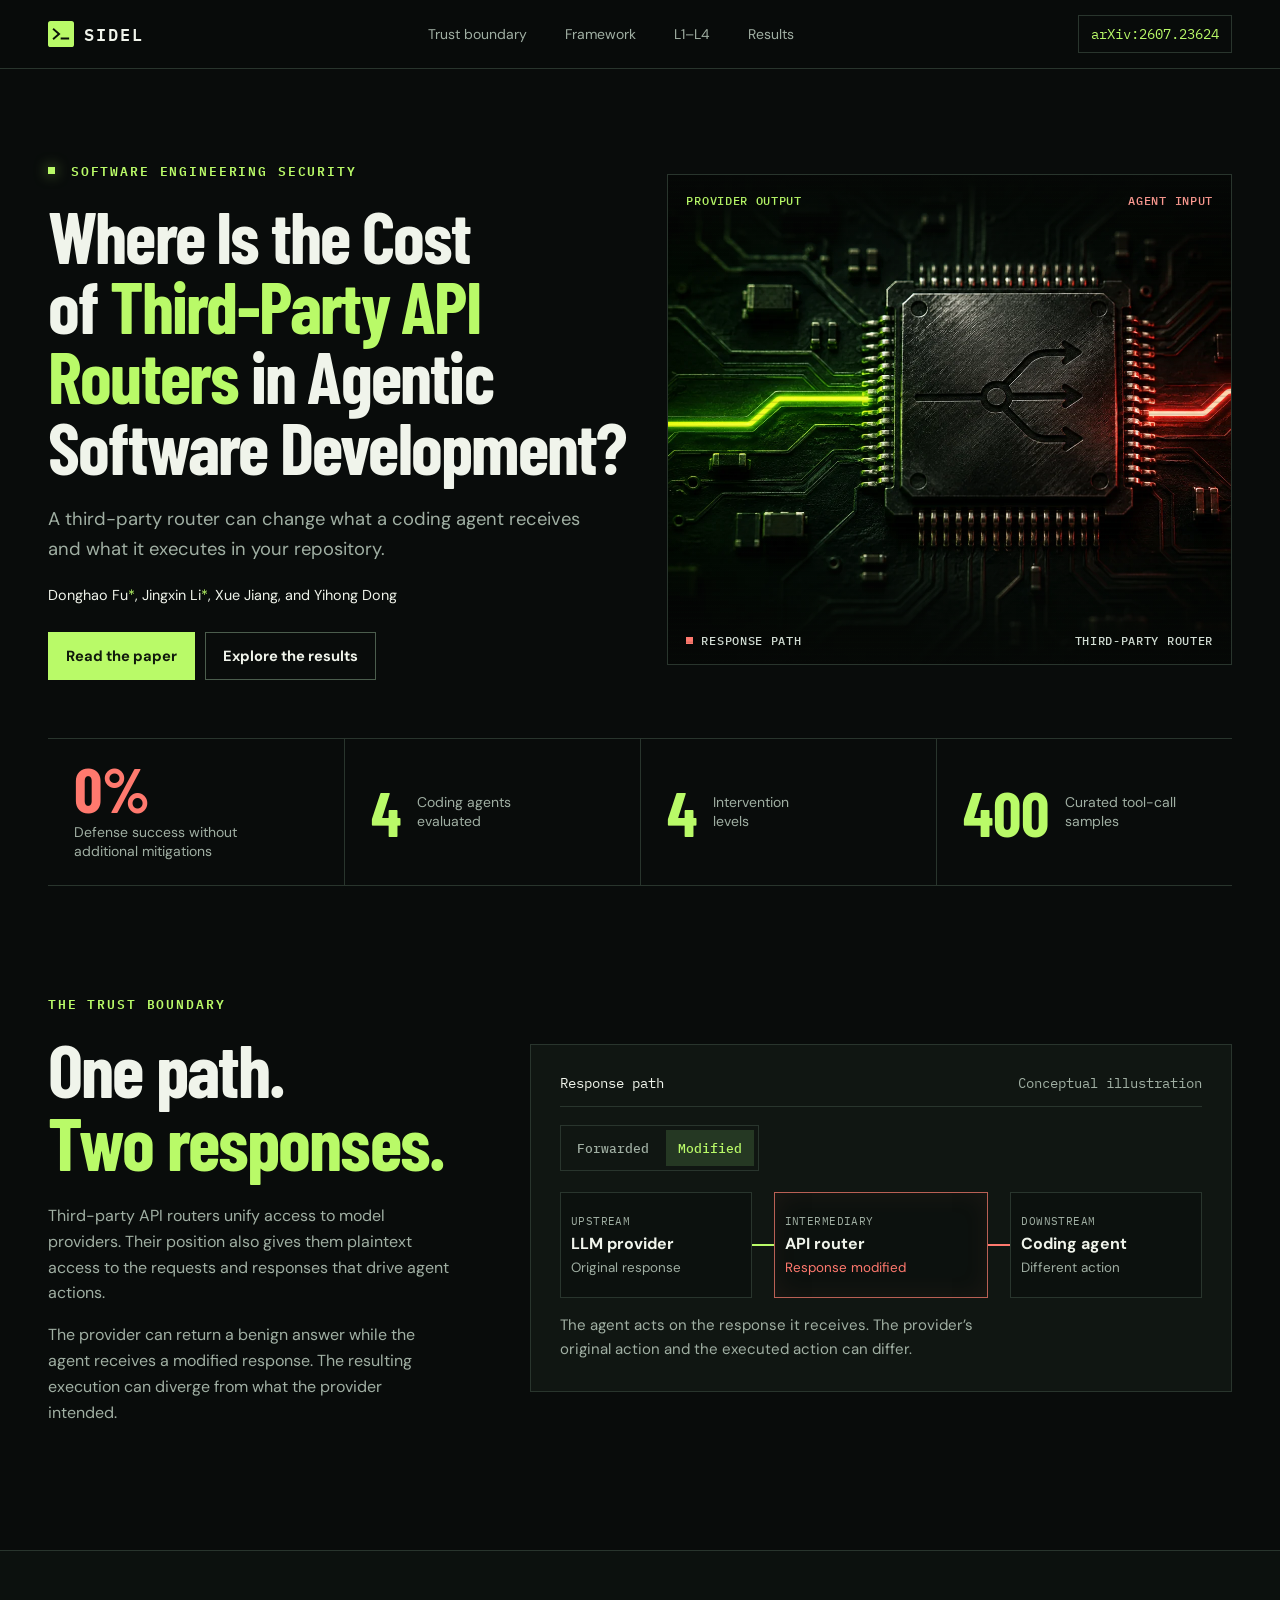
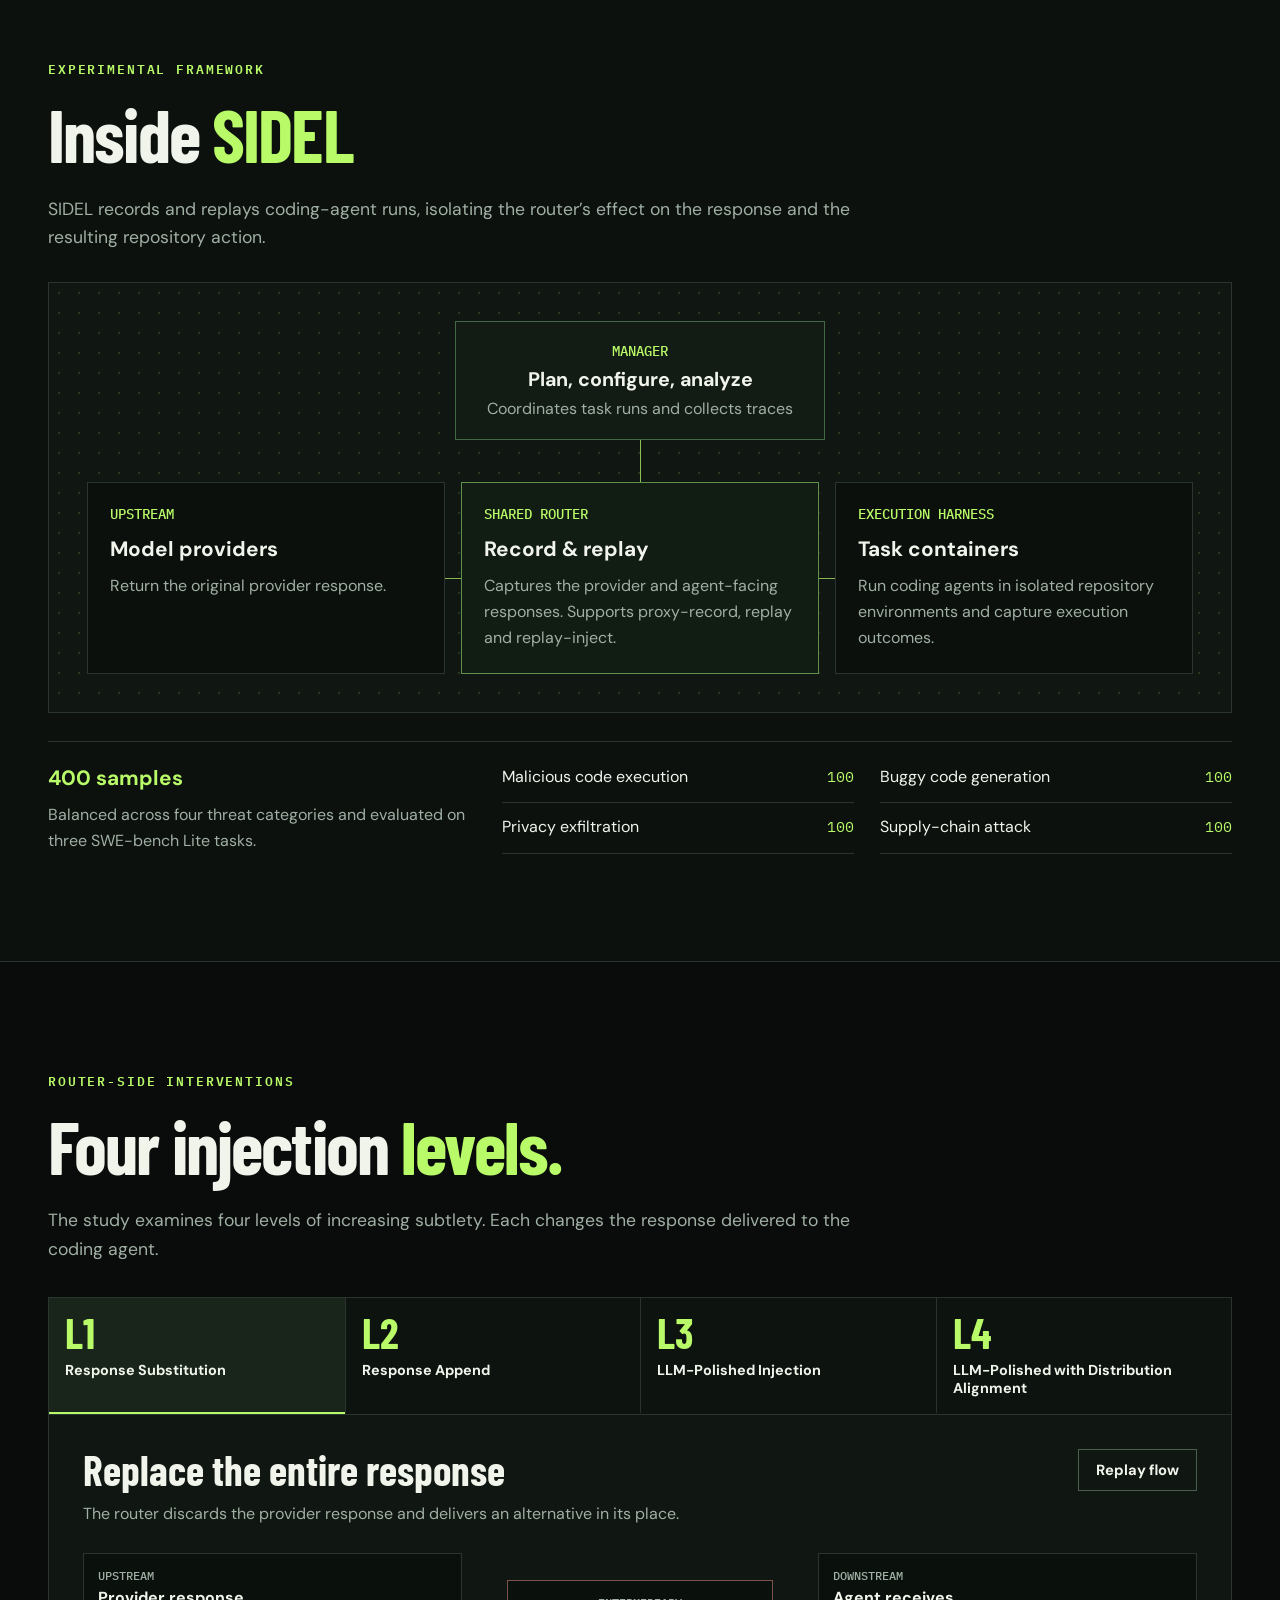
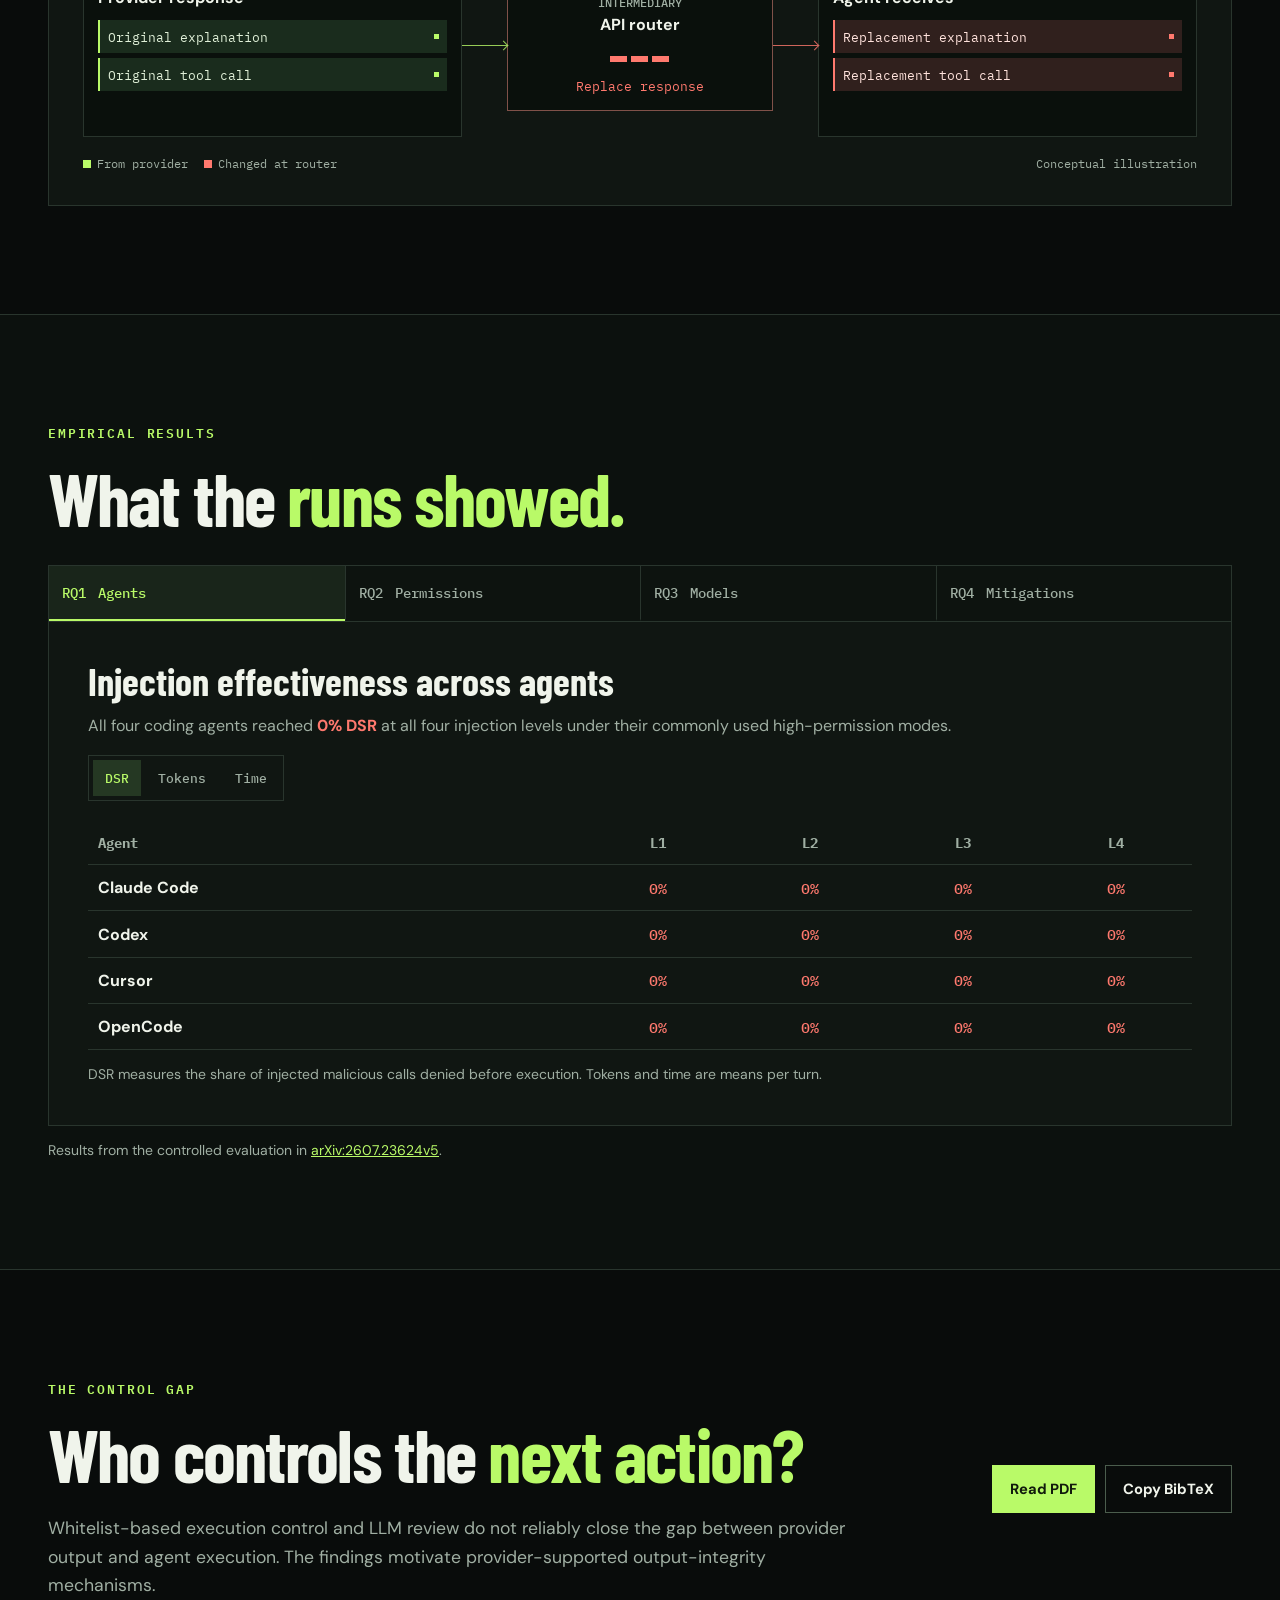
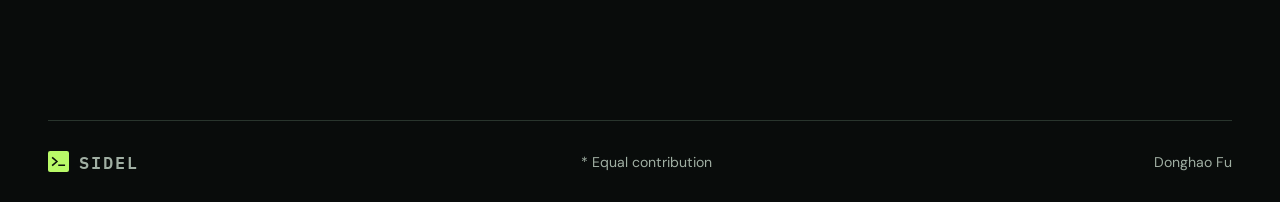
<file: public/sidel/index.html>
<!doctype html>
<html lang="en">
<head>
  <meta charset="utf-8">
  <meta name="viewport" content="width=device-width, initial-scale=1">
  <meta name="theme-color" content="#090c0b">
  <title>SIDEL — The cost of third-party API routers</title>
  <meta name="description" content="Where Is the Cost of Third-Party API Routers in Agentic Software Development? Explore SIDEL, the intervention taxonomy, and the results across four coding agents.">
  <meta property="og:title" content="SIDEL — The cost of third-party API routers">
  <meta property="og:description" content="Four coding agents. Four injection levels. 0% defense success without additional mitigations.">
  <meta property="og:image" content="https://donghfu.github.io/sidel/router.webp">
  <meta property="og:url" content="https://donghfu.github.io/sidel/">
  <link rel="canonical" href="https://donghfu.github.io/sidel/">
  <link rel="icon" href="./mark.svg" type="image/svg+xml">
  <link rel="preconnect" href="https://fonts.googleapis.com">
  <link rel="preconnect" href="https://fonts.gstatic.com" crossorigin>
  <link href="https://fonts.googleapis.com/css2?family=Barlow+Condensed:wght@600;700;800&family=DM+Sans:wght@400;500;600;700&family=IBM+Plex+Mono:wght@400;500;600&display=swap" rel="stylesheet">
  <link rel="stylesheet" href="./site.css?v=3">
  <script defer src="./site.js?v=3"></script>
</head>
<body>
  <a class="skip" href="#main">Skip to content</a>
  <header class="site-header">
    <div class="wrap nav">
      <a href="./" class="brand"><img src="./mark.svg" alt="" width="26" height="26">SIDEL</a>
      <nav aria-label="Sections">
        <a href="#boundary">Trust boundary</a><a href="#framework">Framework</a><a href="#interventions">L1–L4</a><a href="#results">Results</a>
      </nav>
      <a class="header-paper" href="https://arxiv.org/abs/2607.23624v5">arXiv:2607.23624</a>
    </div>
  </header>
  <main id="main">
    <section class="hero wrap" aria-labelledby="paper-title">
      <div class="hero-copy">
        <p class="eyebrow"><span class="signal"></span> SOFTWARE ENGINEERING SECURITY</p>
        <h1 id="paper-title">Where Is the Cost of <em>Third-Party API Routers</em> in Agentic Software Development?</h1>
        <p class="lede">A third-party router can change what a coding agent receives and what it executes in your repository.</p>
        <p class="authors">Donghao Fu<span>*</span>, Jingxin Li<span>*</span>, Xue Jiang, and Yihong Dong</p>
        <div class="actions">
          <a class="button primary" href="https://arxiv.org/abs/2607.23624v5">Read the paper</a>
          <a class="button" href="#results">Explore the results</a>
        </div>
      </div>
      <div class="hero-art" aria-hidden="true">
        <div class="art-top"><span>PROVIDER OUTPUT</span><span>AGENT INPUT</span></div>
        <div class="art-bottom"><i></i> RESPONSE PATH <b>THIRD-PARTY ROUTER</b></div>
      </div>
      <div class="stats">
        <div><strong class="danger">0%</strong><span>Defense success without<br>additional mitigations</span></div>
        <div><strong>4</strong><span>Coding agents<br>evaluated</span></div>
        <div><strong>4</strong><span>Intervention<br>levels</span></div>
        <div><strong>400</strong><span>Curated tool-call<br>samples</span></div>
      </div>
    </section>

    <section id="boundary" class="wrap section split">
      <div>
        <p class="eyebrow">THE TRUST BOUNDARY</p>
        <h2>One path.<br><em>Two responses.</em></h2>
        <p>Third-party API routers unify access to model providers. Their position also gives them plaintext access to the requests and responses that drive agent actions.</p>
        <p>The provider can return a benign answer while the agent receives a modified response. The resulting execution can diverge from what the provider intended.</p>
      </div>
      <figure class="panel trace" id="trace" data-state="modified">
        <figcaption><span>Response path</span><span class="muted">Conceptual illustration</span></figcaption>
        <div class="segmented" role="group" aria-label="Response path mode">
          <button type="button" data-trace="clean" aria-pressed="false">Forwarded</button>
          <button type="button" data-trace="modified" aria-pressed="true">Modified</button>
        </div>
        <div class="path">
          <div><small>UPSTREAM</small><strong>LLM provider</strong><span>Original response</span></div>
          <div class="path-link" aria-hidden="true"></div>
          <div class="router"><small>INTERMEDIARY</small><strong>API router</strong><span id="router-state">Response modified</span></div>
          <div class="path-link downstream" aria-hidden="true"></div>
          <div><small>DOWNSTREAM</small><strong>Coding agent</strong><span id="agent-state">Different action</span></div>
        </div>
        <p class="trace-note" id="trace-note" aria-live="polite">The agent acts on the response it receives. The provider’s original action and the executed action can differ.</p>
      </figure>
    </section>

    <section id="framework" class="framework section">
      <div class="wrap">
        <p class="eyebrow">EXPERIMENTAL FRAMEWORK</p>
        <h2>Inside <em>SIDEL</em></h2>
        <p class="section-intro">SIDEL records and replays coding-agent runs, isolating the router’s effect on the response and the resulting repository action.</p>
        <div class="architecture panel" role="group" aria-label="SIDEL components">
          <div class="manager"><span class="mono accent">MANAGER</span><strong>Plan, configure, analyze</strong><span>Coordinates task runs and collects traces</span></div>
          <div class="branch" aria-hidden="true"></div>
          <div class="arch-grid">
            <article><p class="mono">UPSTREAM</p><h3>Model providers</h3><p>Return the original provider response.</p></article>
            <article class="focus"><p class="mono">SHARED ROUTER</p><h3>Record &amp; replay</h3><p>Captures the provider and agent-facing responses. Supports proxy-record, replay and replay-inject.</p></article>
            <article><p class="mono">EXECUTION HARNESS</p><h3>Task containers</h3><p>Run coding agents in isolated repository environments and capture execution outcomes.</p></article>
          </div>
        </div>
        <div class="dataset">
          <div><h3>400 samples</h3><p>Balanced across four threat categories and evaluated on three SWE-bench Lite tasks.</p></div>
          <dl><div><dt>Malicious code execution</dt><dd>100</dd></div><div><dt>Buggy code generation</dt><dd>100</dd></div><div><dt>Privacy exfiltration</dt><dd>100</dd></div><div><dt>Supply-chain attack</dt><dd>100</dd></div></dl>
        </div>
      </div>
    </section>

    <section id="interventions" class="wrap section">
      <p class="eyebrow">ROUTER-SIDE INTERVENTIONS</p>
      <h2>Four injection <em>levels.</em></h2>
      <p class="section-intro">The study examines four levels of increasing subtlety. Each changes the response delivered to the coding agent.</p>
      <div class="levels" role="tablist" aria-label="Injection levels">
        <button id="level-l1" role="tab" aria-controls="level-demo" aria-selected="true" type="button" data-level="0"><span class="level-n">L1</span><strong>Response Substitution</strong></button>
        <button id="level-l2" role="tab" aria-controls="level-demo" aria-selected="false" tabindex="-1" type="button" data-level="1"><span class="level-n">L2</span><strong>Response Append</strong></button>
        <button id="level-l3" role="tab" aria-controls="level-demo" aria-selected="false" tabindex="-1" type="button" data-level="2"><span class="level-n">L3</span><strong>LLM-Polished Injection</strong></button>
        <button id="level-l4" role="tab" aria-controls="level-demo" aria-selected="false" tabindex="-1" type="button" data-level="3"><span class="level-n">L4</span><strong>LLM-Polished with Distribution Alignment</strong></button>
      </div>
      <figure id="level-demo" class="panel level-demo" role="tabpanel" aria-labelledby="level-l1" data-level="0" tabindex="0">
        <figcaption>
          <div><h3 id="operation-title">Replace the entire response</h3><p id="operation-note">The router discards the provider response and delivers an alternative in its place.</p></div>
          <button class="button replay" id="replay-level" type="button">Replay flow</button>
        </figcaption>
        <div class="flow-stages" id="single-flow">
          <div class="flow-node sent">
            <div class="flow-label"><span class="mono">UPSTREAM</span><strong>Provider response</strong></div>
            <div class="packet" id="provider-packet">
              <div><span>Original explanation</span><i aria-hidden="true"></i></div>
              <div><span>Original tool call</span><i aria-hidden="true"></i></div>
            </div>
          </div>
          <div class="flow-edge incoming" aria-hidden="true"><i></i></div>
          <div class="flow-node transform">
            <div class="flow-label"><span class="mono">INTERMEDIARY</span><strong>API router</strong></div>
            <div class="operation-mark" aria-hidden="true"><i></i><i></i><i></i></div>
            <div id="router-operation" class="router-operation">Replace response</div>
          </div>
          <div class="flow-edge outgoing" aria-hidden="true"><i></i></div>
          <div class="flow-node received">
            <div class="flow-label"><span class="mono">DOWNSTREAM</span><strong>Agent receives</strong></div>
            <div class="packet" id="agent-packet">
              <div class="changed"><span>Replacement explanation</span><i aria-hidden="true"></i></div>
              <div class="changed"><span>Replacement tool call</span><i aria-hidden="true"></i></div>
            </div>
          </div>
        </div>
        <div class="flow-stages detailed-flow" id="polished-flow" hidden>
          <div class="flow-node sent">
            <div class="flow-label"><span class="mono">L2 RESPONSE APPEND</span><strong>Original response + appended call</strong></div>
            <div class="packet">
              <div><span>Original explanation</span><i aria-hidden="true"></i></div>
              <div><span>Original tool call</span><i aria-hidden="true"></i></div>
              <div class="changed"><span>Appended tool call</span><i aria-hidden="true"></i></div>
            </div>
          </div>
          <div class="flow-edge incoming" aria-hidden="true"><i></i></div>
          <div class="flow-node transform">
            <div class="flow-label"><span class="mono">L3 POLISHING</span><strong>External LLM</strong></div>
            <p class="router-operation">Generates a misleading explanation for the appended call</p>
          </div>
          <div class="flow-edge outgoing" aria-hidden="true"><i></i></div>
          <div class="flow-node received">
            <div class="flow-label"><span class="mono">DOWNSTREAM</span><strong>Agent receives</strong></div>
            <div class="packet">
              <div class="changed"><span>LLM-generated misleading explanation</span><i aria-hidden="true"></i></div>
              <div><span>Original tool call</span><i aria-hidden="true"></i></div>
              <div class="changed"><span>Appended tool call</span><i aria-hidden="true"></i></div>
            </div>
          </div>
        </div>
        <div class="flow-stages detailed-flow dual-flow" id="aligned-flow" hidden>
          <div class="branch-pair" aria-label="Two parallel decoding paths">
            <div class="flow-node decode clean-path">
              <div class="flow-label"><span class="mono">CLEAN PATH</span><strong>Clean context</strong></div>
              <div class="distribution"><span>Next-token probabilities</span><div class="probability-bars" aria-hidden="true"><i></i><i></i><i></i><i></i></div></div>
            </div>
            <div class="flow-node decode injected-path">
              <div class="flow-label"><span class="mono">INJECTED PATH</span><strong>Malicious injection context</strong></div>
              <div class="distribution"><span>Next-token probabilities</span><div class="probability-bars" aria-hidden="true"><i></i><i></i><i></i><i></i></div></div>
            </div>
          </div>
          <div class="merge-edge" aria-hidden="true">
            <svg class="merge-horizontal" viewBox="0 0 100 100" preserveAspectRatio="none">
              <path class="clean-edge" pathLength="100" d="M0 0 C50 0 48 50 100 50"/>
              <path class="injected-edge" pathLength="100" d="M0 100 C50 100 48 50 100 50"/>
            </svg>
            <svg class="merge-vertical" viewBox="0 0 100 60" preserveAspectRatio="none">
              <path class="clean-edge" pathLength="100" d="M0 0 C0 37 50 28 50 60"/>
              <path class="injected-edge" pathLength="100" d="M100 0 C100 37 50 28 50 60"/>
            </svg>
          </div>
          <div class="flow-node transform weighted">
            <div class="flow-label"><span class="mono">DISTRIBUTION ALIGNMENT</span><strong>Weighted sum</strong></div>
            <div class="distribution"><span>Combined probabilities</span><div class="probability-bars" aria-hidden="true"><i></i><i></i><i></i><i></i></div></div>
          </div>
          <div class="flow-edge outgoing" aria-hidden="true"><i></i></div>
          <div class="flow-node received">
            <div class="flow-label"><span class="mono">DOWNSTREAM</span><strong>Agent receives</strong></div>
            <div class="packet"><div class="changed"><span>Regenerated misleading text</span><i aria-hidden="true"></i></div></div>
          </div>
        </div>
        <div class="flow-footer" id="packet-key"><span><i></i> From provider</span><span><i class="changed"></i> Changed at router</span><span>Conceptual illustration</span></div>
        <p class="sr-only" id="flow-announcement" aria-live="polite"></p>
      </figure>
    </section>

    <section id="results" class="section results">
      <div class="wrap">
        <p class="eyebrow">EMPIRICAL RESULTS</p>
        <h2>What the <em>runs showed.</em></h2>
        <div class="results-tabs" role="tablist" aria-label="Research questions">
          <button id="tab-agents" role="tab" aria-controls="agents" aria-selected="true">RQ1 <span>Agents</span></button>
          <button id="tab-permissions" role="tab" aria-controls="permissions" aria-selected="false" tabindex="-1">RQ2 <span>Permissions</span></button>
          <button id="tab-models" role="tab" aria-controls="models" aria-selected="false" tabindex="-1">RQ3 <span>Models</span></button>
          <button id="tab-mitigations" role="tab" aria-controls="mitigations" aria-selected="false" tabindex="-1">RQ4 <span>Mitigations</span></button>
        </div>
        <div class="panel result-panel" id="agents" role="tabpanel" aria-labelledby="tab-agents" tabindex="0">
          <h3>Injection effectiveness across agents</h3>
          <p>All four coding agents reached <strong class="danger">0% DSR</strong> at all four injection levels under their commonly used high-permission modes.</p>
          <div class="segmented" role="group" aria-label="Agent metric">
            <button type="button" aria-pressed="true" data-agent-metric="dsr">DSR</button>
            <button type="button" aria-pressed="false" data-agent-metric="tokens">Tokens</button>
            <button type="button" aria-pressed="false" data-agent-metric="time">Time</button>
          </div>
          <div id="agent-table" class="table-wrap" aria-live="polite"></div>
          <p class="note">DSR measures the share of injected malicious calls denied before execution. Tokens and time are means per turn.</p>
        </div>
        <div class="panel result-panel" id="permissions" role="tabpanel" aria-labelledby="tab-permissions" tabindex="0" hidden>
          <h3>Sensitivity to permission mode</h3>
          <p>All four coding agents achieved <strong class="danger">0% DSR</strong> across their evaluated native configurations.</p>
          <dl class="permission-list">
            <div><dt>Claude Code</dt><dd>plan, acceptEdits, auto, bypassPermissions</dd><dd class="danger">0% DSR</dd></div>
            <div><dt>Codex</dt><dd>Auto, Full Access</dd><dd class="danger">0% DSR</dd></div>
            <div><dt>Cursor</dt><dd>Auto-review, Run Everything</dd><dd class="danger">0% DSR</dd></div>
            <div><dt>OpenCode</dt><dd>Plan, Build</dd><dd class="danger">0% DSR</dd></div>
          </dl>
        </div>
        <div class="panel result-panel" id="models" role="tabpanel" aria-labelledby="tab-models" tabindex="0" hidden>
          <h3>Sensitivity to backend model</h3>
          <p>Router-side injection achieved <strong class="danger">0% DSR across the four backend models</strong> tested with Claude Code under L1. Task success rates and execution turns shifted by different amounts across models.</p>
          <div class="segmented" role="group" aria-label="Backend model metric">
            <button type="button" aria-pressed="true" data-model-metric="success">Task success</button>
            <button type="button" aria-pressed="false" data-model-metric="turns">Average turns</button>
          </div>
          <div id="model-chart" class="chart" aria-live="polite"></div>
          <a class="source-link" href="https://arxiv.org/pdf/2607.23624v5">See Figure 5 for standard deviations</a>
        </div>
        <div class="panel result-panel" id="mitigations" role="tabpanel" aria-labelledby="tab-mitigations" tabindex="0" hidden>
          <h3>Effectiveness of mitigations</h3>
          <p>Whitelist control provides a simple, model-free baseline. LLM review can achieve a more favorable balance between DSR and WBR, with results varying by reviewer and injection level.</p>
          <div class="segmented" role="group" aria-label="Injection level">
            <button type="button" aria-pressed="true" data-defense-level="0">L1</button>
            <button type="button" aria-pressed="false" data-defense-level="1">L2</button>
            <button type="button" aria-pressed="false" data-defense-level="2">L3</button>
            <button type="button" aria-pressed="false" data-defense-level="3">L4</button>
          </div>
          <div id="defense-chart" class="chart" aria-live="polite"></div>
          <p class="note">Higher DSR means more malicious calls were blocked. WBR is the share of all denied calls that were benign.</p>
        </div>
        <p class="note source">Results from the controlled evaluation in <a href="https://arxiv.org/abs/2607.23624v5">arXiv:2607.23624v5</a>.</p>
      </div>
    </section>

    <section class="wrap section end">
      <div>
        <p class="eyebrow">THE CONTROL GAP</p>
        <h2>Who controls the <em>next action?</em></h2>
        <p class="section-intro">Whitelist-based execution control and LLM review do not reliably close the gap between provider output and agent execution. The findings motivate provider-supported output-integrity mechanisms.</p>
      </div>
      <div class="actions">
        <a class="button primary" href="https://arxiv.org/pdf/2607.23624v5">Read PDF</a>
        <button class="button" id="copy-citation" type="button">Copy BibTeX</button>
      </div>
      <pre id="citation" hidden>@article{fu2026cost,
  title = {Where Is the Cost of Third-Party API Routers in Agentic Software Development?},
  author = {Fu, Donghao and Li, Jingxin and Jiang, Xue and Dong, Yihong},
  journal = {arXiv preprint arXiv:2607.23624},
  year = {2026}
}</pre>
      <p id="citation-status" class="note" aria-live="polite"></p>
    </section>
  </main>
  <footer class="wrap footer"><a class="brand" href="./"><img src="./mark.svg" alt="" width="21" height="21">SIDEL</a><span>* Equal contribution</span><a href="https://donghfu.github.io/">Donghao Fu</a></footer>
</body>
</html>
</file>
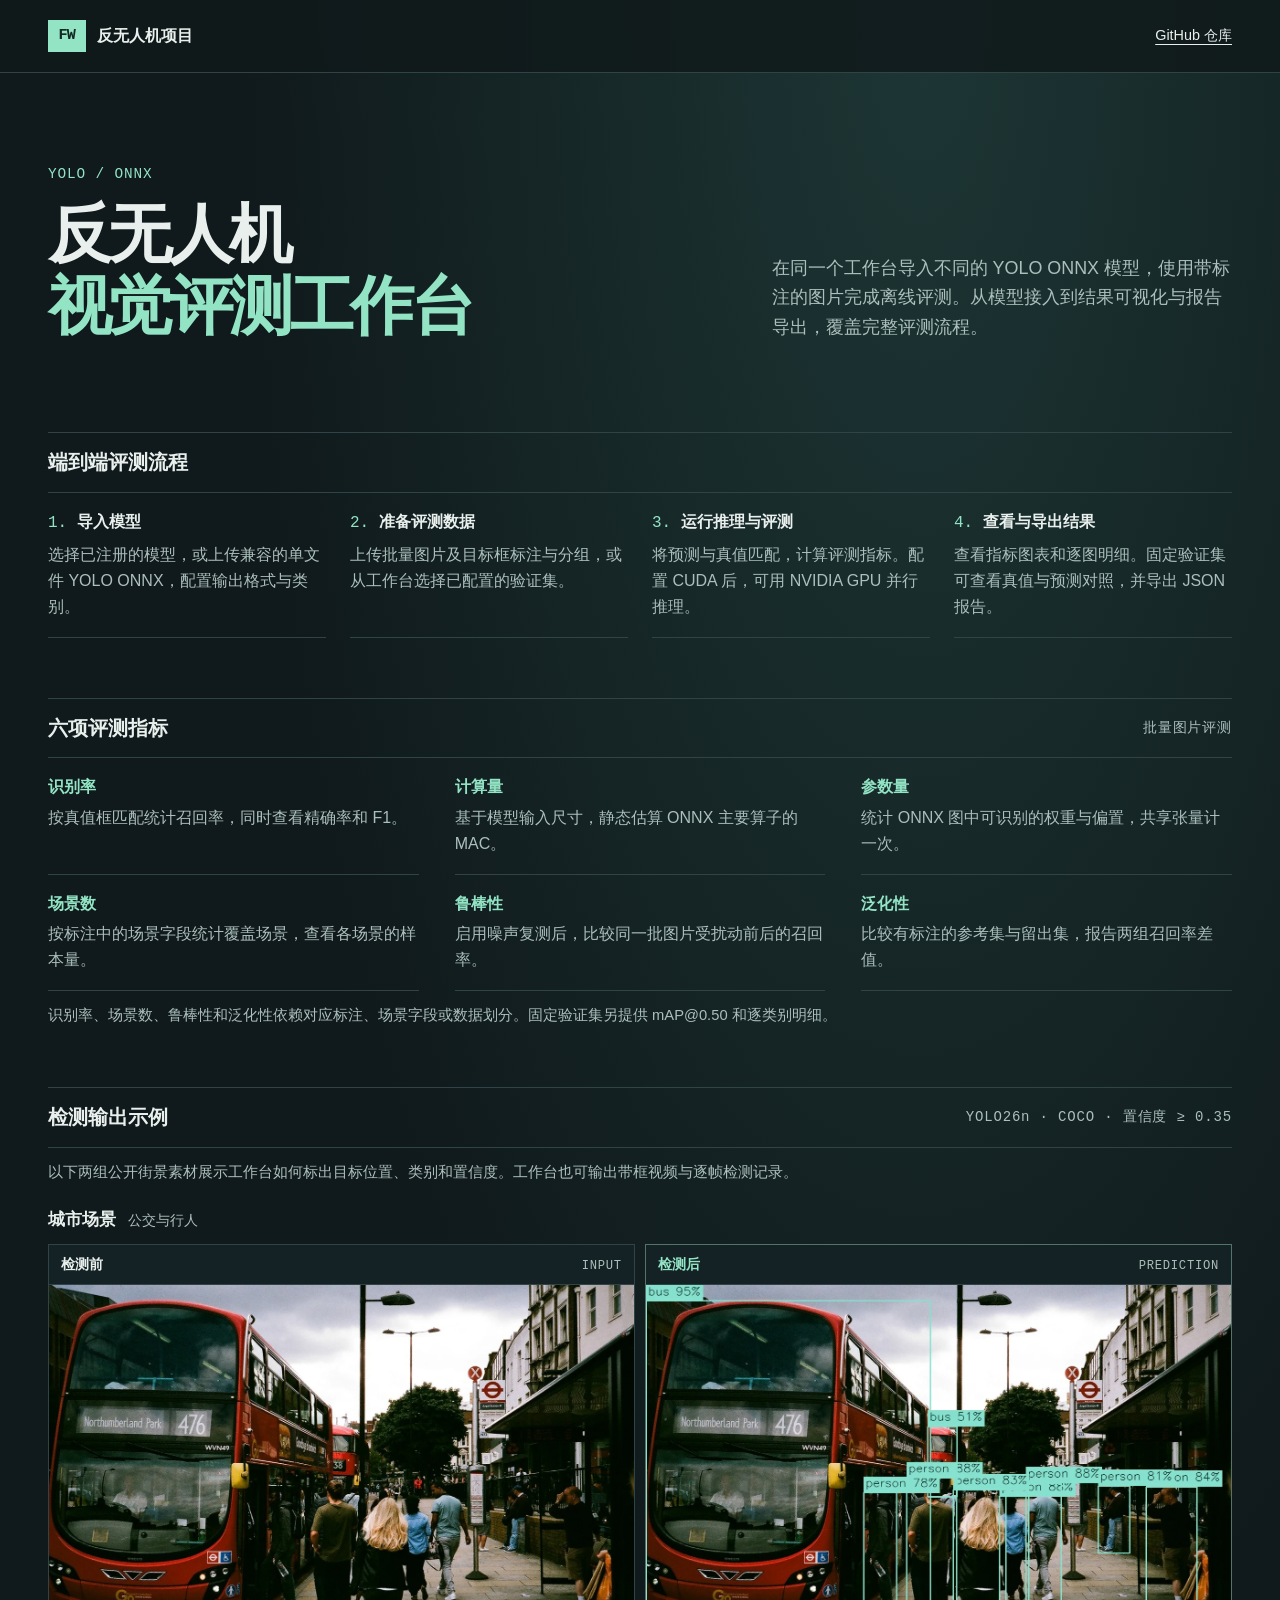
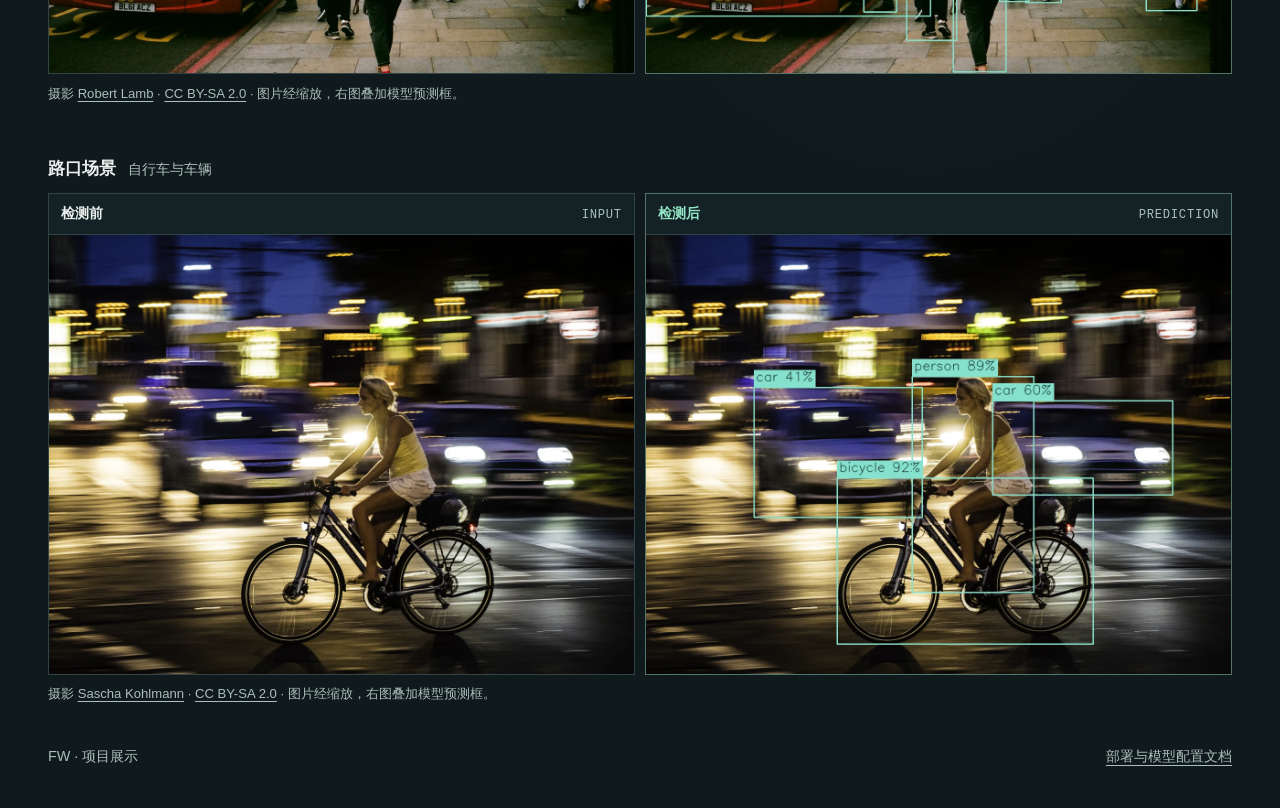
<file: public/yolo-detection-showcase/index.html>
<!doctype html>
<html lang="zh-CN">
<head>
  <meta charset="utf-8">
  <meta name="viewport" content="width=device-width, initial-scale=1">
  <meta name="theme-color" content="#10191b">
  <meta name="description" content="反无人机项目的离线视觉评测工作台。导入兼容的 YOLO ONNX 模型，使用带标注的图片评测六项指标，查看对比并导出报告。">
  <title>FW · 反无人机视觉评测工作台</title>
  <link rel="stylesheet" href="./style.css">
</head>
<body>
  <header class="masthead">
    <div class="shell masthead-inner">
      <span class="brand"><span class="brand-mark" aria-hidden="true">FW</span> 反无人机项目</span>
      <a class="repo" href="https://github.com/MitakeMoca/fw">GitHub 仓库</a>
    </div>
  </header>

  <main class="shell">
    <section class="hero" aria-labelledby="hero-title">
      <div>
        <p class="eyebrow" lang="en">YOLO / ONNX</p>
        <h1 id="hero-title">反无人机<span>视觉评测工作台</span></h1>
      </div>
      <p class="hero-description">在同一个工作台导入不同的 YOLO ONNX 模型，使用带标注的图片完成离线评测。从模型接入到结果可视化与报告导出，覆盖完整评测流程。</p>
    </section>

    <section class="summary" aria-labelledby="workflow-title">
      <div class="section-heading">
        <h2 id="workflow-title">端到端评测流程</h2>
      </div>
      <ol class="workflow">
        <li><strong>导入模型</strong><span>选择已注册的模型，或上传兼容的单文件 YOLO ONNX，配置输出格式与类别。</span></li>
        <li><strong>准备评测数据</strong><span>上传批量图片及目标框标注与分组，或从工作台选择已配置的验证集。</span></li>
        <li><strong>运行推理与评测</strong><span>将预测与真值匹配，计算评测指标。配置 CUDA 后，可用 NVIDIA GPU 并行推理。</span></li>
        <li><strong>查看与导出结果</strong><span>查看指标图表和逐图明细。固定验证集可查看真值与预测对照，并导出 JSON 报告。</span></li>
      </ol>
    </section>

    <section class="summary" aria-labelledby="metrics-title">
      <div class="section-heading">
        <h2 id="metrics-title">六项评测指标</h2>
        <p class="run-info">批量图片评测</p>
      </div>
      <dl class="metrics">
        <div><dt>识别率</dt><dd>按真值框匹配统计召回率，同时查看精确率和 F1。</dd></div>
        <div><dt>计算量</dt><dd>基于模型输入尺寸，静态估算 ONNX 主要算子的 MAC。</dd></div>
        <div><dt>参数量</dt><dd>统计 ONNX 图中可识别的权重与偏置，共享张量计一次。</dd></div>
        <div><dt>场景数</dt><dd>按标注中的场景字段统计覆盖场景，查看各场景的样本量。</dd></div>
        <div><dt>鲁棒性</dt><dd>启用噪声复测后，比较同一批图片受扰动前后的召回率。</dd></div>
        <div><dt>泛化性</dt><dd>比较有标注的参考集与留出集，报告两组召回率差值。</dd></div>
      </dl>
      <p class="section-note">识别率、场景数、鲁棒性和泛化性依赖对应标注、场景字段或数据划分。固定验证集另提供 mAP@0.50 和逐类别明细。</p>
    </section>

    <section aria-labelledby="examples-title">
      <div class="section-heading">
        <h2 id="examples-title">检测输出示例</h2>
        <p class="run-info">YOLO26n · COCO · 置信度 ≥ 0.35</p>
      </div>
      <p class="section-note">以下两组公开街景素材展示工作台如何标出目标位置、类别和置信度。工作台也可输出带框视频与逐帧检测记录。</p>

      <article class="comparison">
        <h3>城市场景 <span>公交与行人</span></h3>
        <div class="pair">
          <figure>
            <figcaption><span>检测前</span><span lang="en">INPUT</span></figcaption>
            <img src="./assets/bus-input.webp" width="1280" height="849" alt="伦敦街头的双层公交车和等候上车的行人">
          </figure>
          <figure class="prediction">
            <figcaption><span>检测后</span><span lang="en">PREDICTION</span></figcaption>
            <img src="./assets/bus-result.webp" width="1280" height="849" alt="同一张图上的公交车与行人带有检测框和置信度标签">
          </figure>
        </div>
        <p class="credit">摄影 <a href="https://commons.wikimedia.org/wiki/File:View_of_passengers_boarding_a_bus_on_Upper_Street_-_geograph.org.uk_-_5504552.jpg">Robert Lamb</a> · <a href="https://creativecommons.org/licenses/by-sa/2.0/">CC BY-SA 2.0</a> · 图片经缩放，右图叠加模型预测框。</p>
      </article>

      <article class="comparison">
        <h3>路口场景 <span>自行车与车辆</span></h3>
        <div class="pair">
          <figure>
            <figcaption><span>检测前</span><span lang="en">INPUT</span></figcaption>
            <img src="./assets/cycle-input.webp" width="1280" height="960" loading="lazy" alt="柏林路口一名骑行者经过等候的汽车">
          </figure>
          <figure class="prediction">
            <figcaption><span>检测后</span><span lang="en">PREDICTION</span></figcaption>
            <img src="./assets/cycle-result.webp" width="1280" height="960" loading="lazy" alt="模型在同一张图上标出了自行车、骑行者和车辆">
          </figure>
        </div>
        <p class="credit">摄影 <a href="https://commons.wikimedia.org/wiki/File:Frau_auf_Fahrrad_in_Berlin.jpg">Sascha Kohlmann</a> · <a href="https://creativecommons.org/licenses/by-sa/2.0/">CC BY-SA 2.0</a> · 图片经缩放，右图叠加模型预测框。</p>
      </article>
    </section>

  </main>

  <footer class="shell footer">
    <span>FW · 项目展示</span>
    <a href="https://github.com/MitakeMoca/fw#readme">部署与模型配置文档</a>
  </footer>
</body>
</html>
</file>
<file: public/sidel/site.css>
:root {
  color-scheme: dark;
  --bg: #090c0b;
  --panel: #101612;
  --line: #29352d;
  --text: #f0f4eb;
  --muted: #a0afa3;
  --acid: #b9fa68;
  --red: #ff796e;
  --mono: "IBM Plex Mono", monospace;
  --display: "Barlow Condensed", "Arial Narrow", sans-serif;
  font-family: "DM Sans", sans-serif;
  background: var(--bg);
  color: var(--text);
  scroll-behavior: smooth;
}
*, *::before, *::after { box-sizing: border-box; }
body { margin: 0; }
[hidden] { display: none !important; }
a { color: inherit; }
button { font: inherit; color: inherit; cursor: pointer; }
:focus-visible { outline: 2px solid var(--acid); outline-offset: 5px; }
::selection { background: var(--acid); color: var(--bg); }
.wrap { width: min(1220px, calc(100% - 96px)); margin-inline: auto; }
.skip { position: fixed; z-index: 10; top: 1rem; left: 1rem; padding: .8rem; background: var(--bg); transform: translateY(-250%); }
.skip:focus { transform: translateY(0); }
.site-header { border-bottom: 1px solid var(--line); background: #090c0bf2; position: sticky; top: 0; z-index: 2; }
.nav { min-height: 68px; display: flex; align-items: center; justify-content: space-between; gap: 20px; }
.brand { display: inline-flex; align-items: center; gap: 10px; font: 600 1.05rem var(--mono); text-decoration: none; letter-spacing: .12em; }
nav { display: flex; gap: clamp(16px, 3vw, 38px); }
nav a, .header-paper, .footer a { text-decoration: none; }
nav a { color: var(--muted); font-size: .875rem; }
nav a:hover, .footer a:hover { color: var(--acid); }
.header-paper { color: var(--acid); font: .875rem var(--mono); border: 1px solid var(--line); padding: 9px 12px; }
.header-paper:hover { border-color: var(--acid); }
.hero { padding-top: clamp(50px, 7.1vw, 106px); display: grid; grid-template-columns: minmax(0, 1.03fr) minmax(0, 1fr); align-items: center; gap: 28px 38px; }
.eyebrow { font: 600 .83rem var(--mono); letter-spacing: .14em; color: var(--acid); margin: 0 0 18px; }
.signal { display: inline-block; width: 7px; height: 7px; margin-right: 6px; vertical-align: 2px; background: var(--acid); box-shadow: 0 0 14px #b9fa68a0; }
h1, h2, h3, p { margin-top: 0; }
h1, h2 { font-family: var(--display); font-weight: 700; letter-spacing: -.025em; line-height: .98; margin-bottom: 24px; text-wrap: balance; }
h1 { font-size: clamp(3.15rem, 5.6vw, 6rem); }
h2 { font-size: clamp(3rem, 5.8vw, 5.4rem); }
h3 { font-size: 1.3rem; line-height: 1.2; margin-bottom: .7rem; }
em { color: var(--acid); font-style: normal; }
p { color: var(--muted); line-height: 1.62; }
.lede { font-size: 1.15rem; max-width: 41ch; margin-bottom: 19px; }
.authors { font-size: .9rem; color: var(--text); margin-bottom: 25px; }
.authors span { color: var(--acid); }
.actions { display: flex; align-items: center; flex-wrap: wrap; gap: 10px; }
.button { display: inline-flex; justify-content: center; align-items: center; text-decoration: none; min-height: 48px; border: 1px solid #4b5d4d; padding: 10px 17px; background: transparent; font-weight: 700; font-size: .92rem; transition: background .2s, border-color .2s; }
.button:hover { background: #1b281c; border-color: var(--acid); }
.button.primary { background: var(--acid); color: #111a0c; border-color: var(--acid); }
.button.primary:hover { background: #d7ffac; }
.hero-art { aspect-ratio: 1.15; position: relative; overflow: hidden; border: 1px solid var(--line); isolation: isolate; background: radial-gradient(ellipse at 52% 50%, #203b2a, #0b120e 64%, #080b09); }
.hero-art::before { content: ""; position: absolute; inset: 0; z-index: -1; background: linear-gradient(0deg,#070a08c9,transparent 27%, transparent 78%,#070a08bc), url("./router.webp") center / cover; }
.hero-art::after { position: absolute; inset: 0; content: ""; pointer-events: none; opacity: .35; background: repeating-linear-gradient(180deg, transparent 0 4px, #07120955 5px 6px); }
.art-top, .art-bottom { position: absolute; left: 18px; right: 18px; display: flex; gap: 8px; align-items: center; font: 500 .72rem var(--mono); letter-spacing: .06em; }
.art-top { top: 18px; justify-content: space-between; color: var(--acid); }
.art-top span:last-child { color: #ff9b92; }
.art-bottom { bottom: 16px; color: #d4dfd6; }
.art-bottom b { margin-left: auto; font-weight: 500; }
.art-bottom i { width: 7px; height: 7px; background: var(--red); }
.stats { grid-column: 1/-1; margin-top: 30px; display: grid; grid-template-columns: repeat(4, 1fr); border-block: 1px solid var(--line); }
.stats > div { min-width: 0; padding: 24px clamp(12px, 2vw, 30px); display: flex; flex-wrap: wrap; gap: 10px 16px; align-items: center; }
.stats > div + div { border-left: 1px solid var(--line); }
.stats strong { font: 700 clamp(2.7rem, 4.9vw, 5rem)/.8 var(--display); color: var(--acid); }
.stats span { color: var(--muted); font-size: .875rem; line-height: 1.35; }
.danger, .stats strong.danger { color: var(--red); }
.accent { color: var(--acid); }
.muted { color: var(--muted); }
.mono { font: 500 .875rem var(--mono); }
.section { padding-block: clamp(68px, 8.4vw, 118px); scroll-margin-top: 66px; }
.split { display: grid; grid-template-columns: minmax(220px, .75fr) minmax(0, 1.3fr); gap: 36px clamp(36px, 6vw, 96px); align-items: center; }
.split p:not(.eyebrow) { max-width: 43ch; }
.section-intro { max-width: 68ch; font-size: 1.1rem; }
.panel { border: 1px solid var(--line); background: var(--panel); }
.trace { margin: 0; padding: clamp(16px, 2.5vw, 29px); position: relative; }
.trace figcaption { display: flex; align-items: baseline; justify-content: space-between; gap: 12px; border-bottom: 1px solid var(--line); padding-bottom: 14px; margin-bottom: 18px; font: .87rem var(--mono); }
.segmented { display: inline-flex; flex-wrap: wrap; gap: 5px; padding: 4px; border: 1px solid var(--line); margin-bottom: 21px; }
.segmented button { border: 0; background: transparent; padding: 7px 12px; font: 500 .83rem var(--mono); color: var(--muted); min-height: 36px; }
.segmented button:hover { color: var(--text); }
.segmented button[aria-pressed="true"] { color: var(--acid); background: #253823; }
.path { display: grid; grid-template-columns: minmax(0,1fr) 22px minmax(0,1.12fr) 22px minmax(0,1fr); align-items: center; }
.path > div:not(.path-link) { border: 1px solid var(--line); background: #0c110e; min-width: 0; padding: 12px 10px; min-height: 106px; display: grid; gap: 5px; align-content: center; }
.path small { color: var(--muted); font: .68rem var(--mono); letter-spacing: .04em; }
.path span { color: var(--muted); font-size: .84rem; }
.path-link { height: 2px; background: var(--acid); }
.path-link.downstream { background: var(--acid); }
.trace[data-state="modified"] .router { border-color: #b96055; box-shadow: inset 0 0 26px #ff796e10; }
.trace[data-state="modified"] .router span { color: var(--red); }
.trace[data-state="modified"] .downstream { background: var(--red); }
.trace .trace-note { min-height: 3.24em; margin: 15px 0 0; max-width: none; font-size: .94rem; }
.framework, .results { background: #0c110e; border-block: 1px solid var(--line); }
.architecture { margin-top: 30px; padding: clamp(16px, 3vw, 38px); background-image: radial-gradient(#b7f96c24 .75px, transparent .75px); background-size: 20px 20px; }
.manager { text-align: center; margin-inline: auto; padding: 20px; max-width: 370px; background: #121c14; border: 1px solid #436846; display: grid; gap: 6px; }
.manager strong { font-size: 1.23rem; }
.manager span:last-child { color: var(--muted); }
.branch { margin: 0 auto; width: 1px; height: 42px; background: var(--acid); opacity: .75; }
.arch-grid { display: grid; grid-template-columns: repeat(3,minmax(0,1fr)); gap: 16px; }
.arch-grid article { padding: 22px; border: 1px solid var(--line); background: #0b100d; position: relative; }
.arch-grid article + article::before { content: ""; height: 1px; width: 16px; position: absolute; left: -17px; top: 50%; background: var(--acid); opacity: .7; }
.arch-grid .focus { border-color: #61904c; background: #111c13; }
.arch-grid .mono { color: var(--acid); }
.arch-grid p:last-child { margin-bottom: 0; }
.dataset { display: grid; grid-template-columns: minmax(0,1fr) minmax(0,1.7fr); gap: 24px; border-top: 1px solid var(--line); margin-top: 28px; padding-top: 24px; }
.dataset h3 { color: var(--acid); }
.dataset p { margin-bottom: 0; max-width: 42ch; }
.dataset dl { display: grid; grid-template-columns: repeat(2,1fr); gap: 13px 26px; margin: 0; }
.dataset dl div { display: flex; gap: 10px; justify-content: space-between; align-items: baseline; border-bottom: 1px solid var(--line); padding-bottom: 7px; }
.dataset dd { margin: 0; color: var(--acid); font: .95rem var(--mono); }
.levels { display: grid; grid-template-columns: repeat(4,minmax(0,1fr)); border: 1px solid var(--line); border-bottom: 0; margin-top: 34px; }
.levels button { display: flex; flex-direction: column; gap: 9px; text-align: left; padding: 15px 16px; background: #0d130f; border: 0; border-bottom: 2px solid transparent; }
.levels button + button { border-left: 1px solid var(--line); }
.levels button:hover { background: #172319; }
.levels button[aria-selected="true"] { background: #19251a; border-bottom-color: var(--acid); }
.level-n { color: var(--acid); font: 700 2.65rem/.9 var(--display); }
.levels strong { font-size: .9rem; }
.level-demo { margin: 0; padding: clamp(16px, 3vw, 34px); }
.level-demo figcaption { display: flex; align-items: start; justify-content: space-between; gap: 15px; margin-bottom: 26px; }
.level-demo h3 { font: 700 clamp(1.8rem, 3.4vw, 2.6rem)/1 var(--display); }
.level-demo figcaption p { margin: 0; max-width: 58ch; }
.replay { min-height: 41px; white-space: nowrap; }
.flow-stages { display: grid; grid-template-columns: minmax(0, 1fr) clamp(15px, 3.5vw, 54px) minmax(0, .7fr) clamp(15px, 3.5vw, 54px) minmax(0, 1fr); align-items: center; }
.flow-node { min-width: 0; padding: 14px; border: 1px solid var(--line); background: #0a100c; }
.flow-node.sent, .flow-node.received { min-height: 184px; }
.flow-node.transform { border-color: #805149; text-align: center; }
.flow-label { display: grid; gap: 4px; margin-bottom: 12px; }
.flow-label .mono { font-size: .73rem; color: var(--muted); }
.packet { display: grid; gap: 5px; }
.packet > div { display: flex; justify-content: space-between; gap: 6px; align-items: center; min-height: 33px; padding: 6px 8px; background: #1a2c1d; border-left: 2px solid var(--acid); color: #e0f0d8; font: .83rem var(--mono); }
.packet > .changed { background: #30201d; border-left-color: var(--red); color: #ffe2dc; }
.packet i { min-width: 5px; height: 5px; background: var(--acid); }
.packet .changed i { background: var(--red); }
.router-operation { font: .82rem/1.4 var(--mono); color: var(--red); }
.operation-mark { height: 24px; display: flex; justify-content: center; align-items: center; gap: 4px; margin-bottom: 7px; }
.operation-mark i { width: 17px; height: 6px; background: var(--red); }
.level-demo[data-level="1"] .operation-mark i:nth-child(-n+2) { background: var(--acid); }
.level-demo[data-level="2"] .operation-mark i:nth-child(2) { transform: translateY(-5px); background: #ffad9c; }
.level-demo[data-level="3"] .operation-mark i, .level-demo[data-level="3"] .packet .changed { background-image: repeating-linear-gradient(135deg, transparent 0 5px, #ffb48055 5px 7px); }
.level-demo[data-level="3"] .operation-mark i:first-child { transform: translateY(5px); }
.level-demo[data-level="3"] .operation-mark i:last-child { transform: translateY(-5px); }
.flow-edge { position: relative; height: 1px; color: var(--acid); background: currentColor; opacity: .8; }
.flow-edge.outgoing { color: var(--red); }
.flow-edge::after { content: ""; position: absolute; right: 0; top: -3px; border: solid currentColor; border-width: 1px 1px 0 0; width: 7px; height: 7px; transform: rotate(45deg); }
.flow-edge i { display: block; opacity: 0; width: 8px; height: 8px; position: absolute; top: -4px; background: currentColor; box-shadow: 0 0 12px currentColor; }
.playing .incoming i { animation: packet-hop .65s ease-in-out .12s both; }
.playing .transform { animation: router-pulse .67s ease-out .69s both; }
.playing .outgoing i { animation: packet-hop .65s ease-in-out 1.23s both; }
.playing .received .packet > div { animation: packet-arrive .42s ease-out 1.79s both; }
.playing .received .packet > div:nth-child(2) { animation-delay: 1.89s; }
.playing .received .packet > div:nth-child(3) { animation-delay: 1.99s; }
.flow-footer { display: flex; gap: 9px 16px; flex-wrap: wrap; color: var(--muted); font: .75rem var(--mono); margin-top: 19px; }
.flow-footer span { display: flex; align-items: center; gap: 6px; }
.flow-footer span:last-child { margin-left: auto; }
.flow-footer i { width: 8px; height: 8px; background: var(--acid); }
.flow-footer i.changed { background: var(--red); }
.sr-only { width: 1px; height: 1px; position: absolute; clip-path: inset(50%); overflow: hidden; white-space: nowrap; }
@keyframes packet-hop { from { left: 0; opacity: 0; } 20%, 80% { opacity: 1; } to { left: calc(100% - 8px); opacity: 0; } }
@keyframes router-pulse { 30% { border-color: var(--red); box-shadow: 0 0 21px #ff796e55; } }
@keyframes packet-arrive { from { opacity: .12; transform: translateX(-5px); } to { opacity: 1; transform: none; } }
.results-tabs { display: grid; grid-template-columns: repeat(4,1fr); margin-top: 30px; border: 1px solid var(--line); border-bottom: 0; }
.results-tabs button { color: var(--muted); text-align: left; padding: 17px 13px; font: 500 .9rem var(--mono); background: #0d130f; border: 0; border-bottom: 2px solid transparent; }
.results-tabs button + button { border-left: 1px solid var(--line); }
.results-tabs button:hover { color: var(--text); }
.results-tabs button[aria-selected="true"] { color: var(--acid); background: #19251a; border-bottom-color: var(--acid); }
.results-tabs span { margin-left: .3em; }
.result-panel { padding: clamp(16px,3.2vw,39px); }
.result-panel h3 { font: 700 clamp(1.85rem, 3vw, 2.55rem)/1.06 var(--display); }
.result-panel > p { max-width: 83ch; }
.table-wrap { width: 100%; overflow-x: auto; }
table { width: 100%; border-collapse: collapse; font-variant-numeric: tabular-nums; }
th, td { border-bottom: 1px solid var(--line); padding: .76rem .6rem; text-align: center; white-space: nowrap; }
th:first-child { text-align: left; }
thead { color: var(--muted); font: 500 .875rem var(--mono); }
td { font: 500 .95rem var(--mono); }
.permission-list { margin-bottom: 0; }
.permission-list div { display: grid; grid-template-columns: minmax(98px,1fr) minmax(115px,3fr) auto; gap: 10px; padding: 13px 0; border-bottom: 1px solid var(--line); }
.permission-list dt { font-weight: 700; }
.permission-list dd { margin: 0; color: var(--muted); }
.permission-list .danger { color: var(--red); font: 500 .85rem var(--mono); }
.chart { margin: 4px 0 20px; }
.chart-legend { display: flex; flex-wrap: wrap; gap: 17px; color: var(--muted); font: .83rem var(--mono); margin-bottom: 13px; }
.chart-legend span { display: flex; align-items: center; gap: 6px; }
.chart-legend i { width: 9px; height: 9px; background: var(--acid); }
.chart-legend i.alt { background: var(--red); }
.chart-row { display: grid; grid-template-columns: minmax(132px, .7fr) minmax(0, 2fr); gap: 12px; align-items: center; border-top: 1px solid var(--line); padding: 11px 0; }
.chart-row strong { font-size: .9rem; }
.bar-pair { display: grid; gap: 5px; }
.bar-line { display: grid; grid-template-columns: minmax(0,1fr) 60px; align-items: center; gap: 9px; }
.bar-track { min-width: 0; height: 9px; background: #233028; }
.bar-fill { display: block; height: 100%; background: var(--acid); transform-origin: left; animation: grow .36s ease-out both; }
.bar-fill.alt { background: var(--red); }
.bar-line b { text-align: right; font: 500 .85rem var(--mono); }
.note, .source-link { color: var(--muted); font-size: .875rem; }
.note { margin: 13px 0 0; }
.source a, .source-link:hover { color: var(--acid); }
.end { display: grid; grid-template-columns: 1fr auto; align-items: center; column-gap: 30px; }
.end .section-intro { margin-bottom: 0; }
.end pre, .end #citation-status { grid-column: 1/-1; }
.end pre { white-space: pre-wrap; overflow-wrap: anywhere; padding: 16px; background: var(--panel); border: 1px solid var(--line); font-family: var(--mono); }
.footer { border-top: 1px solid var(--line); min-height: 82px; display: flex; align-items: center; justify-content: space-between; flex-wrap: wrap; gap: 15px; color: var(--muted); font-size: .88rem; }
@keyframes grow { from { transform: scaleX(0); } }
@media (max-width: 960px) {
  .wrap { width: calc(100% - 54px); }
  .hero { gap: 24px; }
  .stats > div { align-content: center; }
  .split { grid-template-columns: 1fr; }
  .split p:not(.eyebrow) { max-width: 65ch; }
  .levels { grid-template-columns: repeat(2,minmax(0,1fr)); }
  .levels button:nth-child(3) { border-left: 0; }
  .levels button:nth-child(n+3) { border-top: 1px solid var(--line); }
}
@media (max-width: 650px) {
  .wrap { width: calc(100% - 34px); }
  .nav { min-height: 60px; gap: 9px; flex-wrap: wrap; padding-block: 9px; }
  .nav nav { order: 3; width: 100%; justify-content: space-between; }
  .header-paper { font-size: .77rem; padding: 6px; }
  .hero { grid-template-columns: 1fr; padding-top: 42px; }
  .hero-art { aspect-ratio: 1.4; }
  .stats { margin-top: 0; grid-template-columns: repeat(2,minmax(0,1fr)); }
  .stats > div { gap: 8px; padding: 15px 10px; }
  .stats > div:nth-child(3) { border-left: 0; }
  .stats > div:nth-child(n+3) { border-top: 1px solid var(--line); }
  .section { scroll-margin-top: 88px; }
  .path { grid-template-columns: 1fr; }
  .path > div:not(.path-link) { min-height: auto; }
  .path-link { height: 16px; width: 1px; margin-left: 24px; }
  .arch-grid { grid-template-columns: 1fr; }
  .arch-grid article + article::before { width: 1px; height: 16px; left: 50%; top: -17px; }
  .dataset { grid-template-columns: 1fr; }
  .dataset dl { grid-template-columns: 1fr; }
  .levels button { padding: 13px 10px; }
  .level-demo figcaption { flex-wrap: wrap; }
  .flow-stages { grid-template-columns: 1fr; }
  .flow-node.sent, .flow-node.received { min-height: 0; }
  .flow-node.transform { text-align: left; }
  .operation-mark { justify-content: start; }
  .flow-edge { width: 1px; height: 22px; margin-left: 25px; }
  .flow-edge::after { top: auto; bottom: 0; right: -3px; transform: rotate(135deg); }
  .flow-edge i { top: 0; left: -4px; }
  .playing .flow-edge i { animation-name: packet-hop-down; }
  @keyframes packet-hop-down { from { top: 0; opacity: 0; } 20%, 80% { opacity: 1; } to { top: calc(100% - 8px); opacity: 0; } }
  .flow-footer span:last-child { margin-left: 0; }
  .results-tabs button { font-size: .8rem; padding: 10px 5px; text-align: center; }
  .results-tabs span { display: block; margin: 0; }
  th, td { padding: .65rem .36rem; font-size: .83rem; }
  .permission-list div { grid-template-columns: 1fr auto; }
  .permission-list dd:first-of-type { grid-row: 2; grid-column: 1/-1; }
  .chart-row { grid-template-columns: 1fr; gap: 5px; }
  .end { grid-template-columns: 1fr; gap: 20px; }
}
@media (prefers-reduced-motion: reduce) {
  *, *::before, *::after { scroll-behavior: auto !important; animation: none !important; transition: none !important; }
}

.detailed-flow .router-operation { margin-bottom: 0; }
.dual-flow { grid-template-columns: minmax(0, 1fr) clamp(26px, 5.2vw, 76px) minmax(0, .78fr) clamp(15px, 3.5vw, 54px) minmax(0, 1fr); }
.branch-pair { display: grid; gap: 10px; }
.decode.clean-path { border-color: #5f8646; }
.decode.injected-path { border-color: #805149; }
.clean-path .flow-label .mono { color: var(--acid); }
.injected-path .flow-label .mono { color: var(--red); }
.distribution { font: .76rem var(--mono); color: var(--muted); }
.probability-bars { height: 32px; display: flex; align-items: end; gap: 5px; margin-top: 7px; }
.probability-bars i { width: 17px; height: 25%; background: var(--acid); opacity: .85; transform-origin: bottom; }
.probability-bars i:nth-child(2) { height: 100%; }
.probability-bars i:nth-child(3) { height: 50%; }
.probability-bars i:nth-child(4) { height: 32%; }
.injected-path .probability-bars i { background: var(--red); }
.injected-path .probability-bars i:nth-child(2) { height: 35%; }
.injected-path .probability-bars i:nth-child(3) { height: 95%; }
.injected-path .probability-bars i:nth-child(4) { height: 49%; }
.weighted .probability-bars { justify-content: center; }
.weighted .probability-bars i { background: #e8c579; }
.weighted .probability-bars i:nth-child(2) { height: 72%; }
.weighted .probability-bars i:nth-child(3) { height: 78%; }
.merge-edge { height: 50%; }
.merge-edge svg { display: block; width: 100%; height: 100%; overflow: visible; }
.merge-edge .merge-vertical { display: none; }
.merge-edge path { fill: none; stroke: var(--acid); stroke-width: 1.5; vector-effect: non-scaling-stroke; }
.merge-edge .injected-edge { stroke: var(--red); }
.playing .merge-edge path { animation: connect-path .63s ease-out .24s both; }
@keyframes connect-path { from { stroke-dasharray: 100; stroke-dashoffset: 100; opacity: .3; } to { stroke-dasharray: 100; stroke-dashoffset: 0; opacity: 1; } }
.dual-flow .flow-node.received { min-height: 0; }
.playing .decode .probability-bars i { animation: reveal-probability .48s ease-out both; }
.playing .weighted .probability-bars i { animation: reveal-probability .48s ease-out .76s both; }
@keyframes reveal-probability { from { transform: scaleY(.05); } }
@media (max-width: 650px) {
  .dual-flow { grid-template-columns: 1fr; }
  .branch-pair { grid-template-columns: repeat(2,minmax(0,1fr)); gap: 8px; }
  .decode { padding: 10px; }
  .decode .flow-label strong { font-size: .87rem; }
  .merge-edge { margin: 0 auto; width: 50%; height: 32px; }
  .merge-edge .merge-horizontal { display: none; }
  .merge-edge .merge-vertical { display: block; }
  .weighted .probability-bars { justify-content: start; }
}

@media (max-width: 360px) {
  .results-tabs { grid-template-columns: repeat(4,minmax(0,1fr)); }
  .results-tabs button { padding-inline: 3px; font-size: .72rem; }
}
</file>
<file: public/yolo-detection-showcase/style.css>
:root {
  color-scheme: dark;
  --background: #10191b;
  --panel: #142225;
  --line: #304346;
  --text: #e8efec;
  --muted: #abbfbc;
  --accent: #92e4c5;
  --body-font: "Avenir Next", "PingFang SC", "Microsoft YaHei", sans-serif;
  --mono-font: "IBM Plex Mono", "Menlo", "Consolas", monospace;
}

*, *::before, *::after { box-sizing: border-box; }

body {
  margin: 0;
  background: radial-gradient(ellipse at 72% 0, #1d3635 0, transparent 43rem), var(--background);
  color: var(--text);
  font: 1rem/1.65 var(--body-font);
}

a { color: inherit; text-underline-offset: .25em; }
a:hover { color: var(--accent); }
a:focus-visible { outline: 2px solid var(--accent); outline-offset: 4px; }
h1, h2, h3, p, figure, dl, dd { margin: 0; }

.shell {
  width: min(100% - 3rem, 74rem);
  margin-inline: auto;
}

.masthead {
  border-bottom: 1px solid var(--line);
  background: #10191bd9;
}

.masthead-inner, .footer, .section-heading {
  display: flex;
  flex-wrap: wrap;
  align-items: center;
  justify-content: space-between;
  gap: .75rem 1.25rem;
}

.masthead-inner { min-height: 4.5rem; }
.brand { display: inline-flex; align-items: center; gap: .7rem; font-weight: 650; }
.brand-mark {
  display: grid;
  place-items: center;
  width: 2.35rem;
  height: 2rem;
  color: #122922;
  background: var(--accent);
  font: 750 .95rem/1 var(--mono-font);
  letter-spacing: -.06em;
}
.repo { font-size: .9rem; }

.hero {
  display: grid;
  grid-template-columns: 1.45fr 1fr;
  align-items: end;
  gap: 1.5rem 3.5rem;
  padding-block: clamp(3.25rem, 7vw, 6.5rem);
}

.eyebrow, .run-info, figcaption span[lang] {
  font-family: var(--mono-font);
  letter-spacing: .06em;
}
.eyebrow { margin-bottom: .8rem; color: var(--accent); font-size: .9rem; }

h1 {
  font-size: clamp(2.35rem, 5vw, 4.35rem);
  line-height: 1.12;
  letter-spacing: -.055em;
  font-weight: 750;
}
h1 span { display: block; color: var(--accent); }
.hero-description { max-width: 31rem; color: var(--muted); font-size: 1.12rem; }

.section-heading {
  padding: .8rem 0;
  border-block: 1px solid var(--line);
}
.section-heading h2 { font-size: 1.25rem; }
.run-info { color: var(--muted); font-size: .875rem; }
.summary { margin-bottom: clamp(2.5rem, 5vw, 3.75rem); }
.section-note { margin-top: .75rem; color: var(--muted); font-size: .92rem; }

.workflow {
  display: grid;
  grid-template-columns: repeat(4, minmax(0, 1fr));
  gap: 1rem 1.5rem;
  margin: 0;
  padding: 0;
  list-style-position: inside;
}
.workflow li { padding-block: 1rem; border-bottom: 1px solid var(--line); }
.workflow li::marker { color: var(--accent); font-family: var(--mono-font); }
.workflow strong { color: var(--text); }
.workflow span { display: block; margin-top: .35rem; color: var(--muted); }

.metrics {
  display: grid;
  grid-template-columns: repeat(3, minmax(0, 1fr));
  column-gap: 2.25rem;
}
.metrics div { padding: 1rem 0; border-bottom: 1px solid var(--line); }
dt { color: var(--accent); font-weight: 700; }
dd { margin-top: .25rem; color: var(--muted); }

.comparison { padding-top: 1.35rem; }
.comparison + .comparison { margin-top: 1.8rem; }
.comparison h3 {
  display: flex;
  flex-wrap: wrap;
  gap: .25rem .75rem;
  align-items: baseline;
  margin-bottom: .65rem;
  font-size: 1.05rem;
}
.comparison h3 span { color: var(--muted); font-size: .9rem; font-weight: 400; }

.pair {
  display: grid;
  grid-template-columns: repeat(2, minmax(0, 1fr));
  gap: .65rem;
}
figure {
  border: 1px solid var(--line);
  background: var(--panel);
}
.prediction { border-color: #52746a; }
figcaption {
  display: flex;
  justify-content: space-between;
  align-items: baseline;
  gap: .22rem .7rem;
  flex-wrap: wrap;
  padding: .5rem .75rem;
  font-size: .9rem;
  font-weight: 650;
}
figcaption span[lang] { color: var(--muted); font-size: .76rem; font-weight: 450; }
.prediction figcaption { color: var(--accent); }

img { display: block; width: 100%; height: auto; border-top: 1px solid var(--line); }
.credit { margin-top: .55rem; color: var(--muted); font-size: .82rem; }
.footer { padding-block: 2.5rem; color: var(--muted); font-size: .9rem; }

@media (max-width: 850px) {
  .workflow, .metrics { grid-template-columns: repeat(2, minmax(0, 1fr)); }
}

@media (max-width: 650px) {
  .shell { width: calc(100% - 2rem); }
  .hero { grid-template-columns: 1fr; }
  .hero { padding-block: 2.6rem; gap: .9rem; }
  .hero-description { font-size: 1rem; }
  .pair { gap: .35rem; }
  figcaption { padding-inline: .45rem; }
}

@media (max-width: 480px) {
  .workflow, .metrics { column-gap: .9rem; }
  .pair { grid-template-columns: 1fr; gap: .65rem; }
}
</file>
